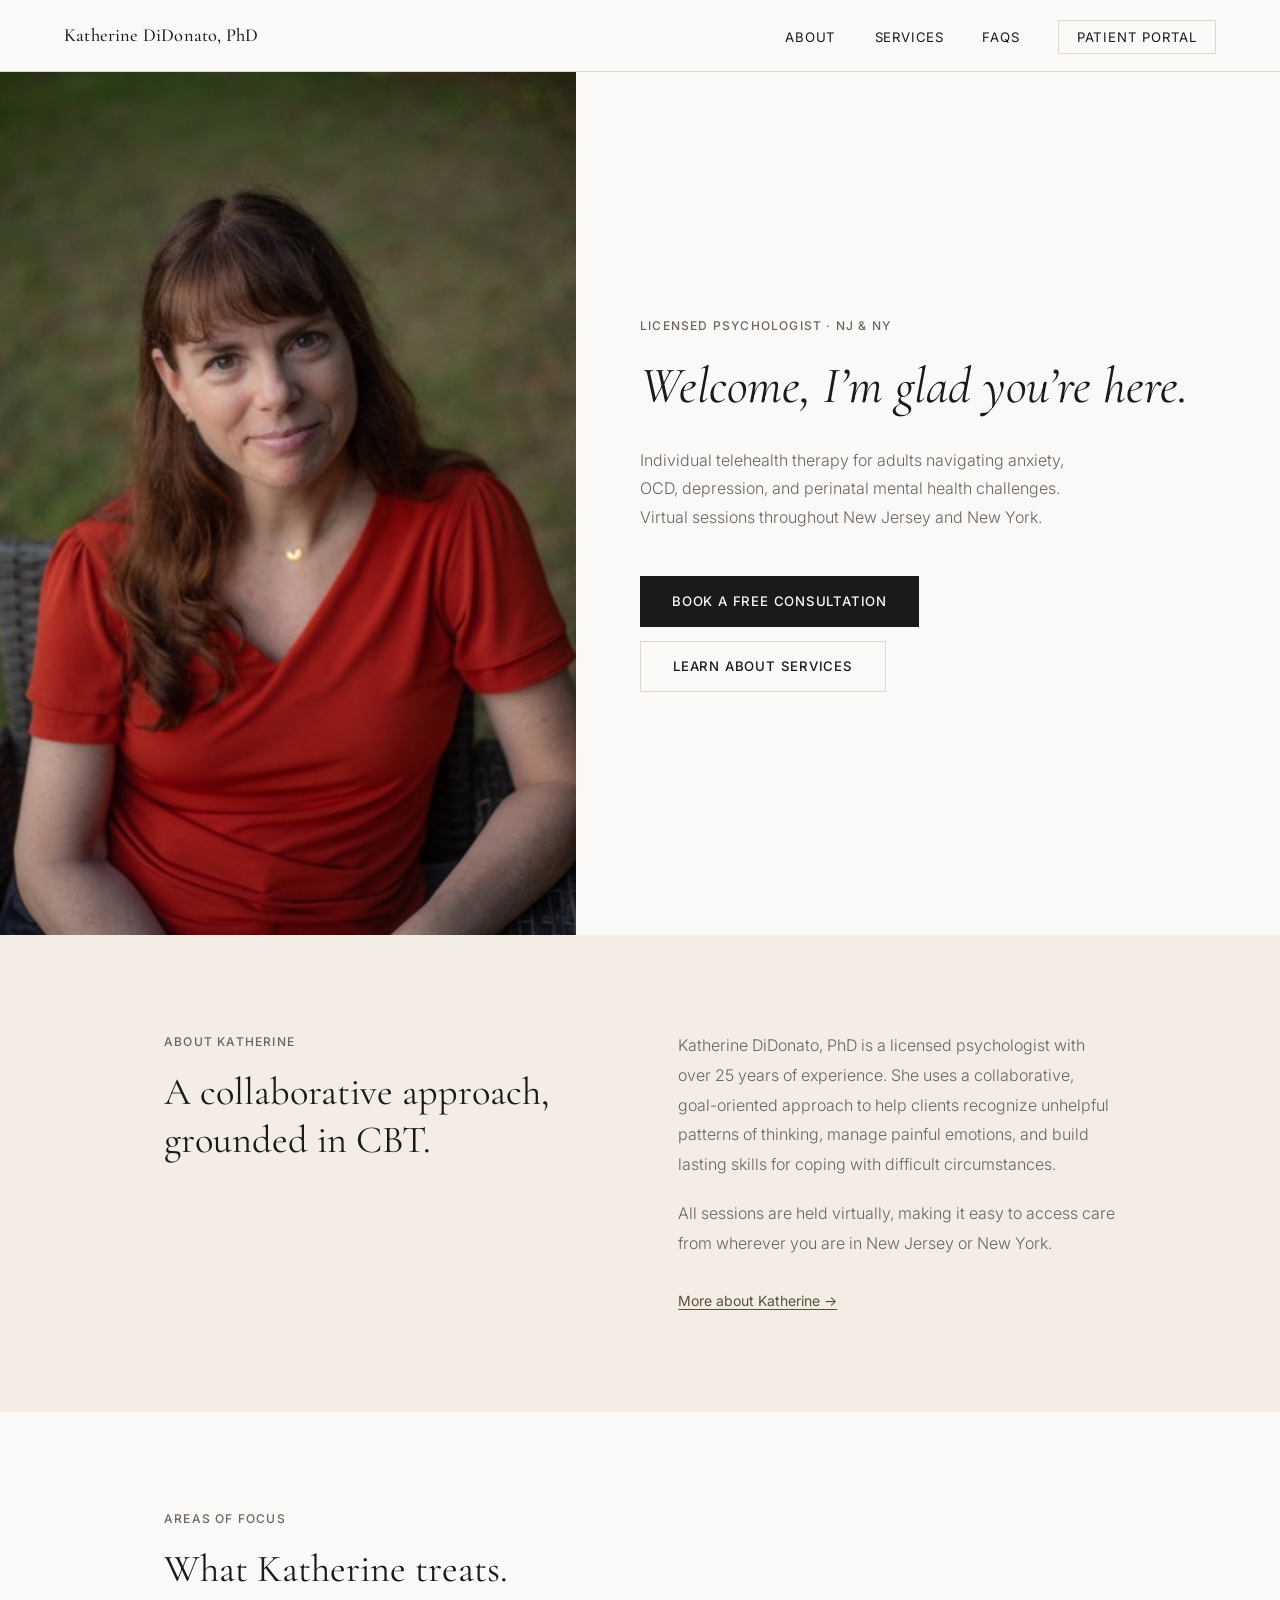
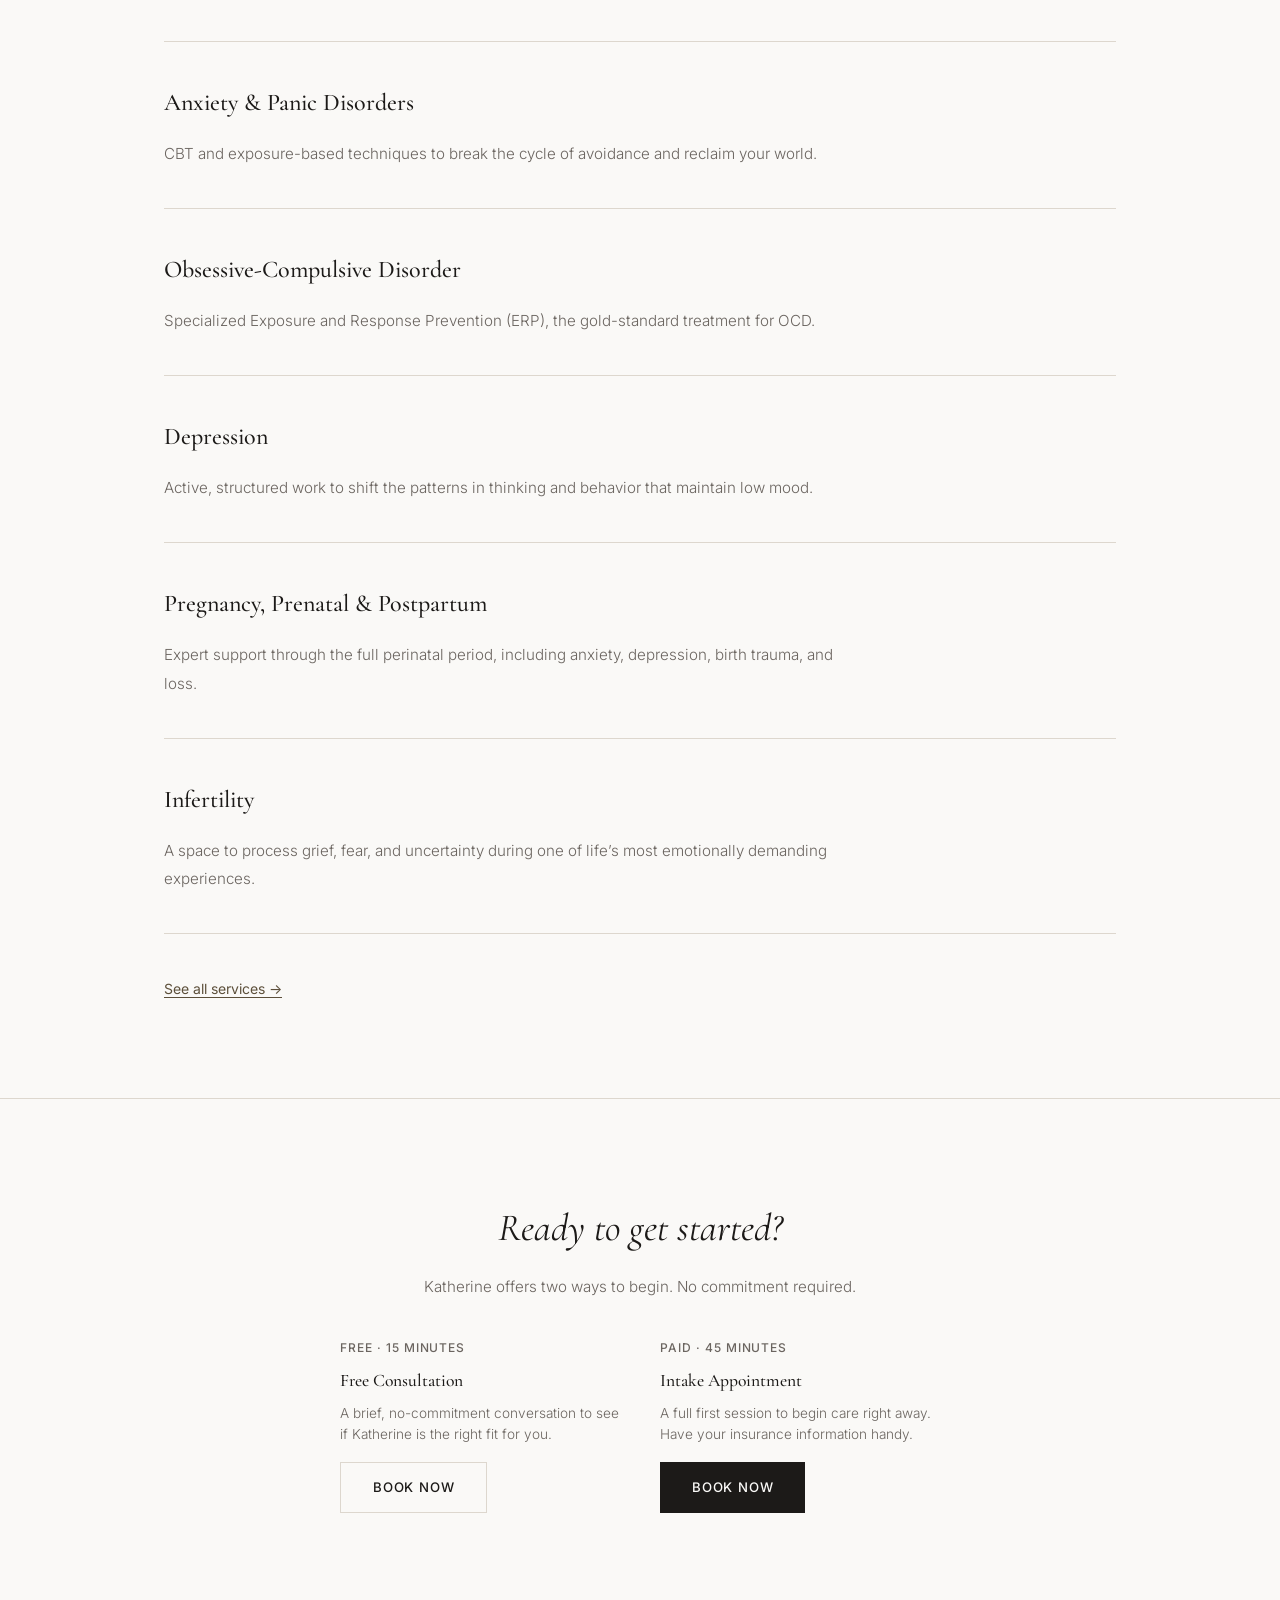
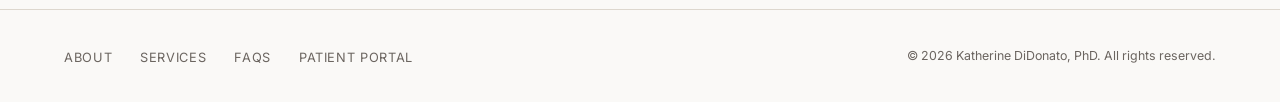
<file: index.html>
<!-- index.html Copyright (c) 2026:a@cov.in. All Rights Reserved. Do Not Distribute. -->
<!DOCTYPE html>
<html lang="en">
<head>
  <meta charset="UTF-8">
  <meta name="viewport" content="width=device-width, initial-scale=1.0">
  <meta name="description" content="Katherine DiDonato, PhD — Licensed psychologist offering virtual therapy for anxiety, OCD, depression, and perinatal mental health in New Jersey and New York.">
  <title>Katherine DiDonato, PhD | Licensed Psychologist in NJ &amp; NY</title>
  <link rel="stylesheet" href="css/style.css">
</head>
<body>

  <!-- Nav -->
  <nav class="nav">
    <a class="nav__name" href="index.html">Katherine DiDonato, PhD</a>
    <ul class="nav__links">
      <li><a href="about.html">About</a></li>
      <li><a href="services.html">Services</a></li>
      <li><a href="faqs.html">FAQs</a></li>
      <li class="nav__portal"><a href="#" data-href="booking">Patient Portal</a></li>
    </ul>
  </nav>

  <div class="page">

    <!-- Hero -->
    <section class="hero">
      <div class="hero__photo">
        <img src="assets/kd_portrait.jpg" alt="Katherine DiDonato, PhD">
      </div>
      <div class="hero__text">
        <p class="hero__eyebrow">Licensed Psychologist &middot; NJ &amp; NY</p>
        <h1 class="hero__headline">Welcome, I&rsquo;m glad you&rsquo;re here.</h1>
        <p class="hero__sub">Individual telehealth therapy for adults navigating anxiety, OCD, depression, and perinatal mental health challenges. Virtual sessions throughout New Jersey and New York.</p>
        <div class="hero__ctas">
          <a class="btn btn--primary" href="#" data-href="booking">Book a free consultation</a>
          <a class="btn btn--ghost" href="services.html">Learn about services</a>
        </div>
      </div>
    </section>

    <!-- Intro strip -->
    <section class="section--alt">
      <div class="section__inner">
        <div class="two-col">
          <div>
            <p class="section__label">About Katherine</p>
            <h2 class="section__heading">A collaborative approach, grounded in CBT.</h2>
          </div>
          <div class="section__body">
            <p>Katherine DiDonato, PhD is a licensed psychologist with over 25 years of experience. She uses a collaborative, goal-oriented approach to help clients recognize unhelpful patterns of thinking, manage painful emotions, and build lasting skills for coping with difficult circumstances.</p>
            <p>All sessions are held virtually, making it easy to access care from wherever you are in New Jersey or New York.</p>
            <p style="margin-top:28px"><a class="text-link" href="about.html">More about Katherine &rarr;</a></p>
          </div>
        </div>
      </div>
    </section>

    <!-- Services preview -->
    <section class="section">
      <p class="section__label">Areas of focus</p>
      <h2 class="section__heading">What Katherine treats.</h2>
      <div class="services-list" style="margin-top:48px">
        <div class="service-item">
          <div class="service-item__title">Anxiety &amp; Panic Disorders</div>
          <div class="service-item__body">CBT and exposure-based techniques to break the cycle of avoidance and reclaim your world.</div>
        </div>
        <div class="service-item">
          <div class="service-item__title">Obsessive-Compulsive Disorder</div>
          <div class="service-item__body">Specialized Exposure and Response Prevention (ERP), the gold-standard treatment for OCD.</div>
        </div>
        <div class="service-item">
          <div class="service-item__title">Depression</div>
          <div class="service-item__body">Active, structured work to shift the patterns in thinking and behavior that maintain low mood.</div>
        </div>
        <div class="service-item">
          <div class="service-item__title">Pregnancy, Prenatal &amp; Postpartum</div>
          <div class="service-item__body">Expert support through the full perinatal period, including anxiety, depression, birth trauma, and loss.</div>
        </div>
        <div class="service-item">
          <div class="service-item__title">Infertility</div>
          <div class="service-item__body">A space to process grief, fear, and uncertainty during one of life&rsquo;s most emotionally demanding experiences.</div>
        </div>
      </div>
      <p style="margin-top:40px"><a class="text-link" href="services.html">See all services &rarr;</a></p>
    </section>

    <!-- CTA band -->
    <div class="cta-band">
      <h2 class="cta-band__heading">Ready to get started?</h2>
      <p class="cta-band__sub">Katherine offers two ways to begin. No commitment required.</p>
      <div class="cta-band__options">
        <div class="booking-option">
          <p class="booking-option__label">Free &middot; 15 minutes</p>
          <p class="booking-option__title">Free Consultation</p>
          <p class="booking-option__desc">A brief, no-commitment conversation to see if Katherine is the right fit for you.</p>
          <a class="btn btn--ghost" href="#" data-href="booking">Book now</a>
        </div>
        <div class="booking-option">
          <p class="booking-option__label">Paid &middot; 45 minutes</p>
          <p class="booking-option__title">Intake Appointment</p>
          <p class="booking-option__desc">A full first session to begin care right away. Have your insurance information handy.</p>
          <a class="btn btn--primary" href="#" data-href="booking">Book now</a>
        </div>
      </div>
    </div>

    <!-- Footer -->
    <footer class="footer">
      <ul class="footer__links">
        <li><a href="about.html">About</a></li>
        <li><a href="services.html">Services</a></li>
        <li><a href="faqs.html">FAQs</a></li>
        <li><a href="#" data-href="booking">Patient Portal</a></li>
      </ul>
      <p class="footer__copy">&copy; 2026 Katherine DiDonato, PhD. All rights reserved.</p>
    </footer>

  </div>
  <script src="js/config.js"></script>
</body>
</html>
</file>
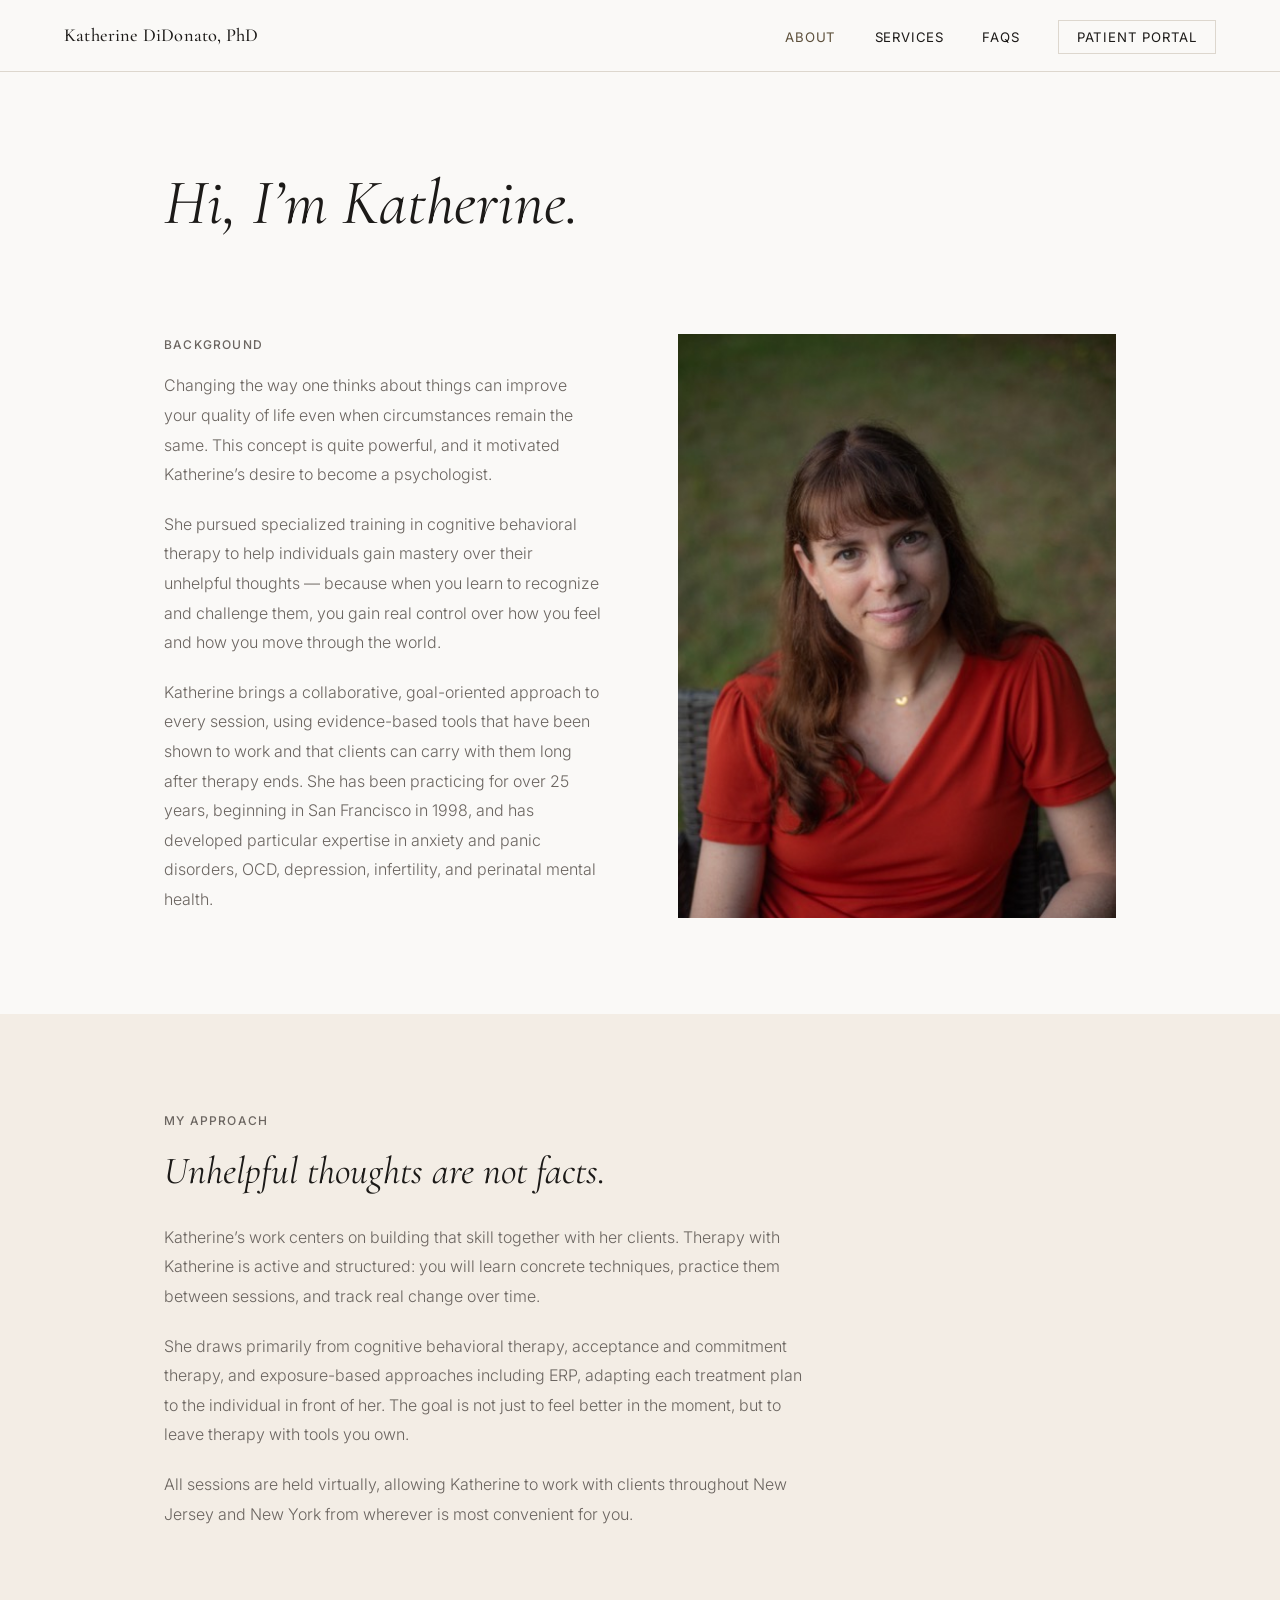
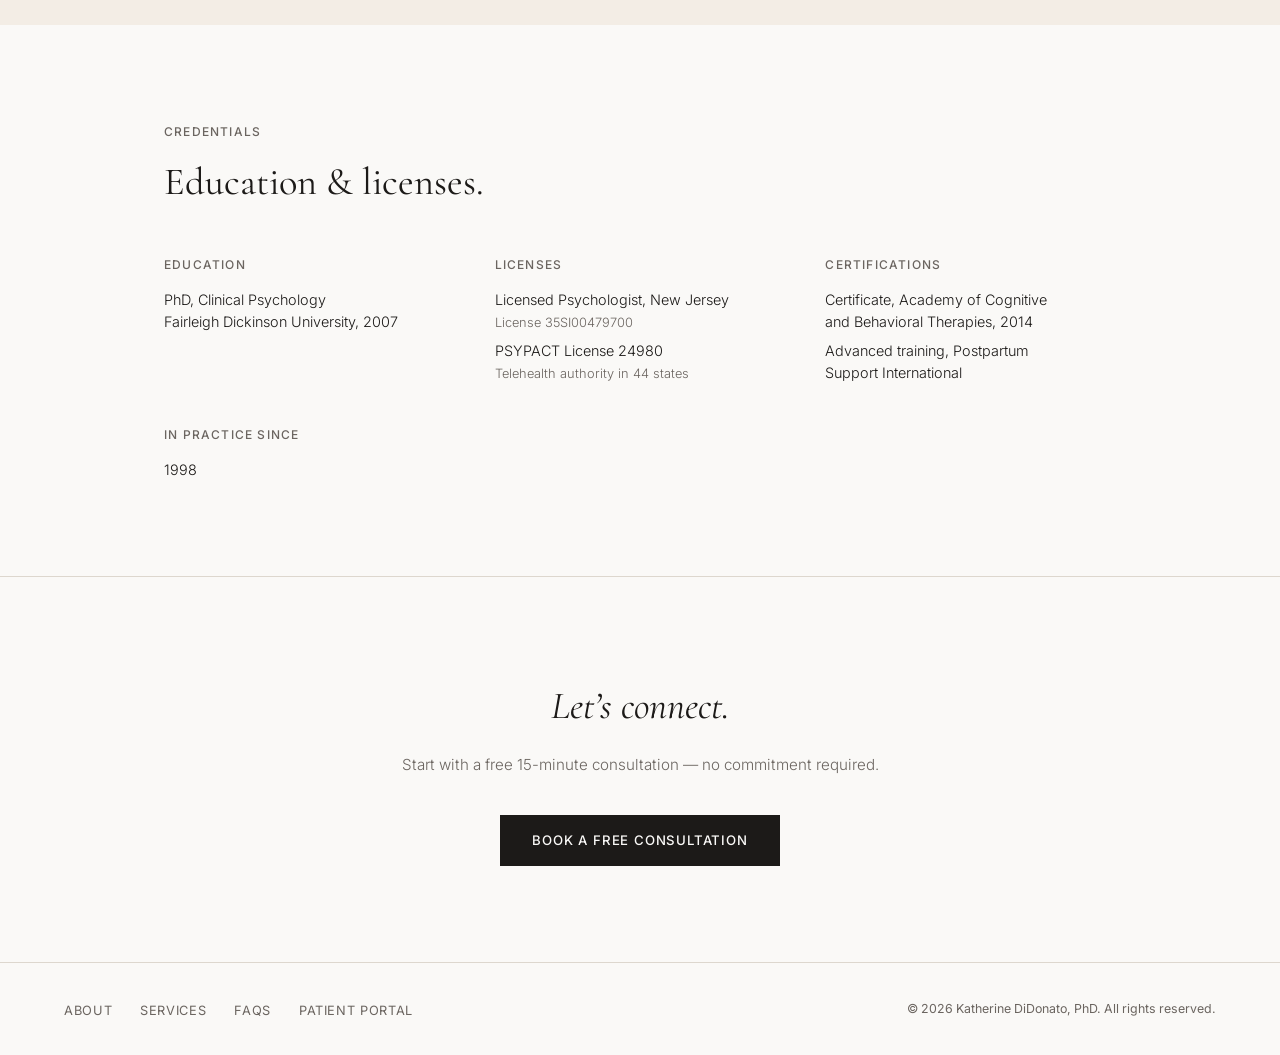
<file: about.html>
<!-- about.html Copyright (c) 2026:a@cov.in. All Rights Reserved. Do Not Distribute. -->
<!DOCTYPE html>
<html lang="en">
<head>
  <meta charset="UTF-8">
  <meta name="viewport" content="width=device-width, initial-scale=1.0">
  <meta name="description" content="About Katherine DiDonato, PhD — Licensed psychologist with 25+ years of experience in CBT, OCD, anxiety, depression, and perinatal mental health. Virtual therapy in NJ and NY.">
  <title>About | Katherine DiDonato, PhD</title>
  <link rel="stylesheet" href="css/style.css">
</head>
<body>

  <!-- Nav -->
  <nav class="nav">
    <a class="nav__name" href="index.html">Katherine DiDonato, PhD</a>
    <ul class="nav__links">
      <li><a href="about.html" class="active">About</a></li>
      <li><a href="services.html">Services</a></li>
      <li><a href="faqs.html">FAQs</a></li>
      <li class="nav__portal"><a href="#" data-href="booking">Patient Portal</a></li>
    </ul>
  </nav>

  <div class="page">

    <!-- Page intro -->
    <div class="about-intro">
      <h1 class="about-intro__name">Hi, I&rsquo;m Katherine.</h1>
    </div>

    <!-- Photo + bio -->
    <section class="section" style="padding-top: 48px;">
      <div class="two-col two-col--photo-right">
        <div class="col--text">
          <p class="section__label">Background</p>
          <div class="section__body">
            <p>Changing the way one thinks about things can improve your quality of life even when circumstances remain the same. This concept is quite powerful, and it motivated Katherine&rsquo;s desire to become a psychologist.</p>
            <p>She pursued specialized training in cognitive behavioral therapy to help individuals gain mastery over their unhelpful thoughts &mdash; because when you learn to recognize and challenge them, you gain real control over how you feel and how you move through the world.</p>
            <p>Katherine brings a collaborative, goal-oriented approach to every session, using evidence-based tools that have been shown to work and that clients can carry with them long after therapy ends. She has been practicing for over 25 years, beginning in San Francisco in 1998, and has developed particular expertise in anxiety and panic disorders, OCD, depression, infertility, and perinatal mental health.</p>
          </div>
        </div>
        <div class="col--photo">
          <img src="assets/kd_portrait.jpg" alt="Katherine DiDonato, PhD">
        </div>
      </div>
    </section>

    <!-- Approach -->
    <section class="section--alt">
      <div class="section__inner">
        <p class="section__label">My approach</p>
        <h2 class="section__heading section__heading--italic">Unhelpful thoughts are not facts.</h2>
        <div class="section__body">
          <p>Katherine&rsquo;s work centers on building that skill together with her clients. Therapy with Katherine is active and structured: you will learn concrete techniques, practice them between sessions, and track real change over time.</p>
          <p>She draws primarily from cognitive behavioral therapy, acceptance and commitment therapy, and exposure-based approaches including ERP, adapting each treatment plan to the individual in front of her. The goal is not just to feel better in the moment, but to leave therapy with tools you own.</p>
          <p>All sessions are held virtually, allowing Katherine to work with clients throughout New Jersey and New York from wherever is most convenient for you.</p>
        </div>
      </div>
    </section>

    <!-- Credentials -->
    <section class="section">
      <p class="section__label">Credentials</p>
      <h2 class="section__heading">Education &amp; licenses.</h2>
      <div class="credentials">
        <div class="credential-group">
          <h3>Education</h3>
          <ul>
            <li>PhD, Clinical Psychology<br>Fairleigh Dickinson University, 2007</li>
          </ul>
        </div>
        <div class="credential-group">
          <h3>Licenses</h3>
          <ul>
            <li>Licensed Psychologist, New Jersey<br><span style="color:var(--text-muted);font-size:0.8rem">License 35SI00479700</span></li>
            <li>PSYPACT License 24980<br><span style="color:var(--text-muted);font-size:0.8rem">Telehealth authority in 44 states</span></li>
          </ul>
        </div>
        <div class="credential-group">
          <h3>Certifications</h3>
          <ul>
            <li>Certificate, Academy of Cognitive<br>and Behavioral Therapies, 2014</li>
            <li>Advanced training, Postpartum<br>Support International</li>
          </ul>
        </div>
        <div class="credential-group">
          <h3>In Practice Since</h3>
          <ul>
            <li>1998</li>
          </ul>
        </div>
      </div>
    </section>

    <!-- CTA -->
    <div class="cta-band">
      <h2 class="cta-band__heading">Let&rsquo;s connect.</h2>
      <p class="cta-band__sub">Start with a free 15-minute consultation &mdash; no commitment required.</p>
      <a class="btn btn--primary" href="#" data-href="booking">Book a free consultation</a>
    </div>

    <!-- Footer -->
    <footer class="footer">
      <ul class="footer__links">
        <li><a href="about.html">About</a></li>
        <li><a href="services.html">Services</a></li>
        <li><a href="faqs.html">FAQs</a></li>
        <li><a href="#" data-href="booking">Patient Portal</a></li>
      </ul>
      <p class="footer__copy">&copy; 2026 Katherine DiDonato, PhD. All rights reserved.</p>
    </footer>

  </div>
  <script src="js/config.js"></script>
</body>
</html>
</file>
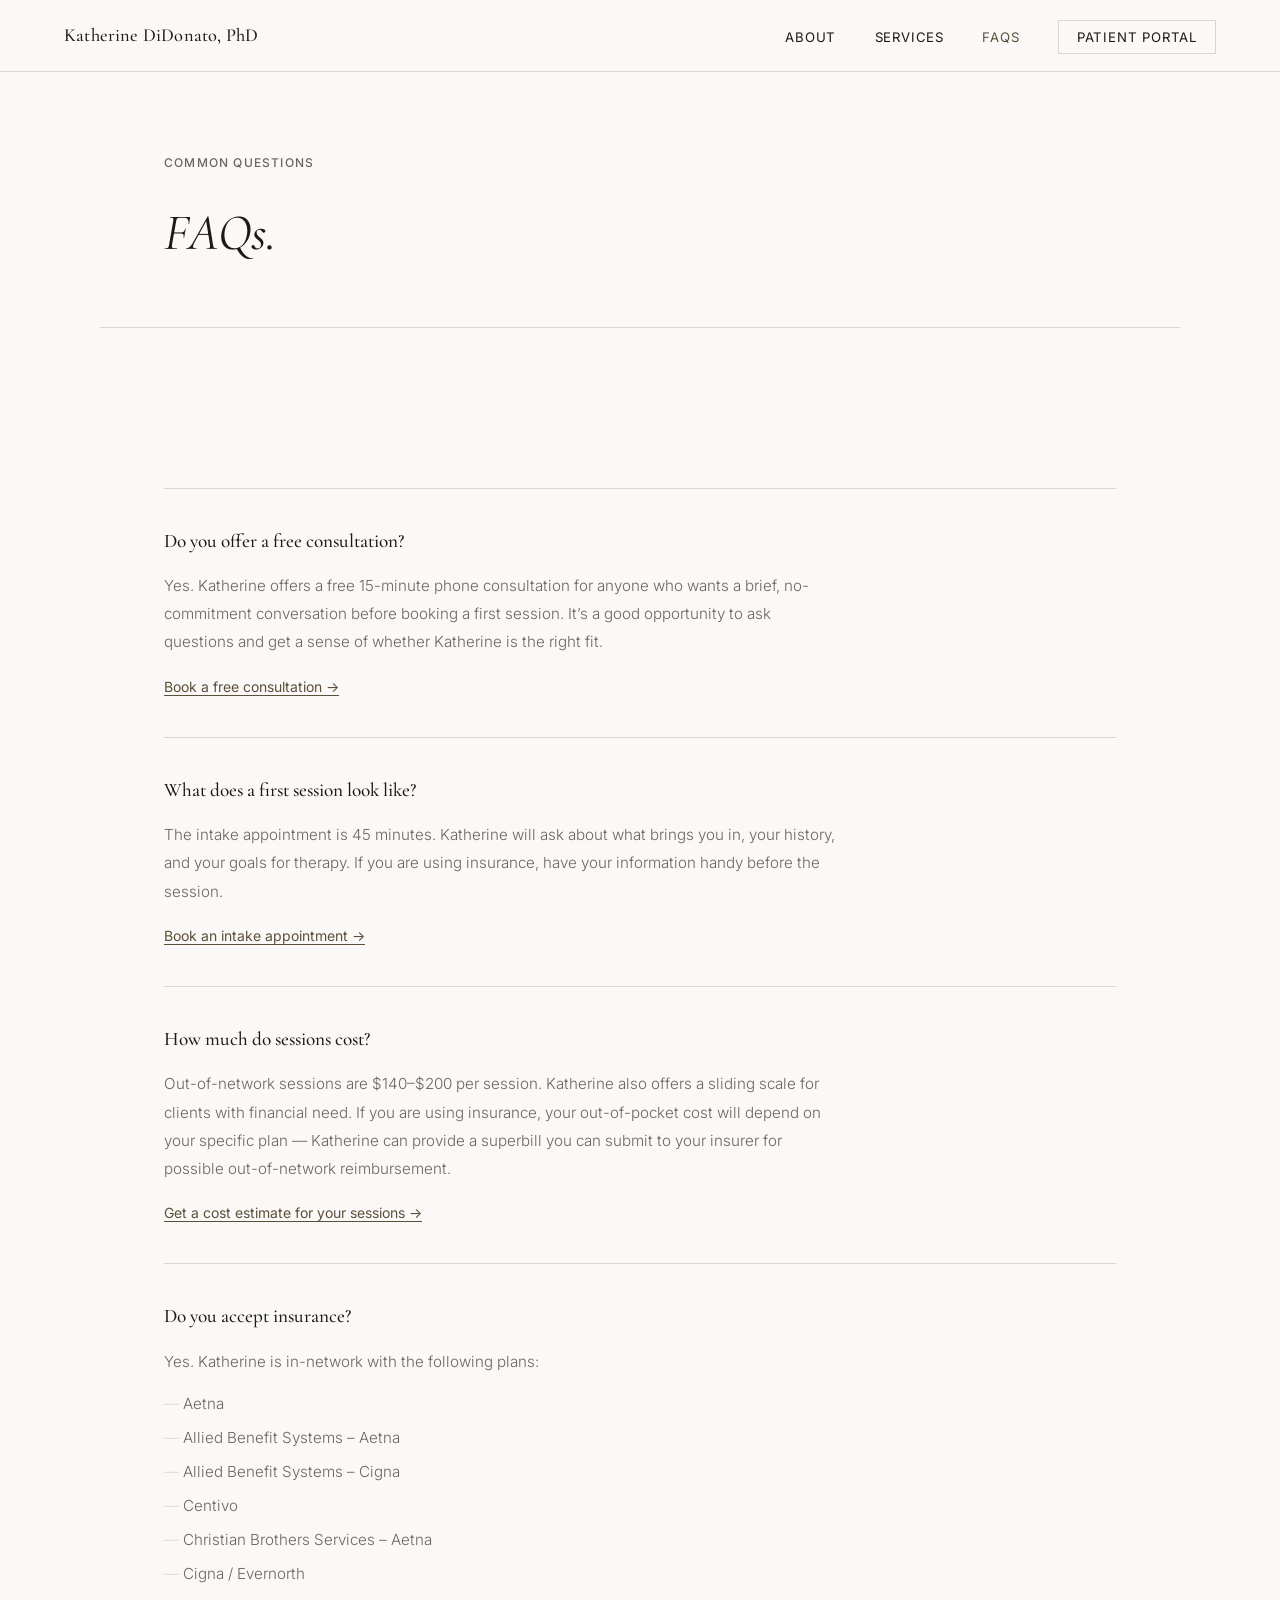
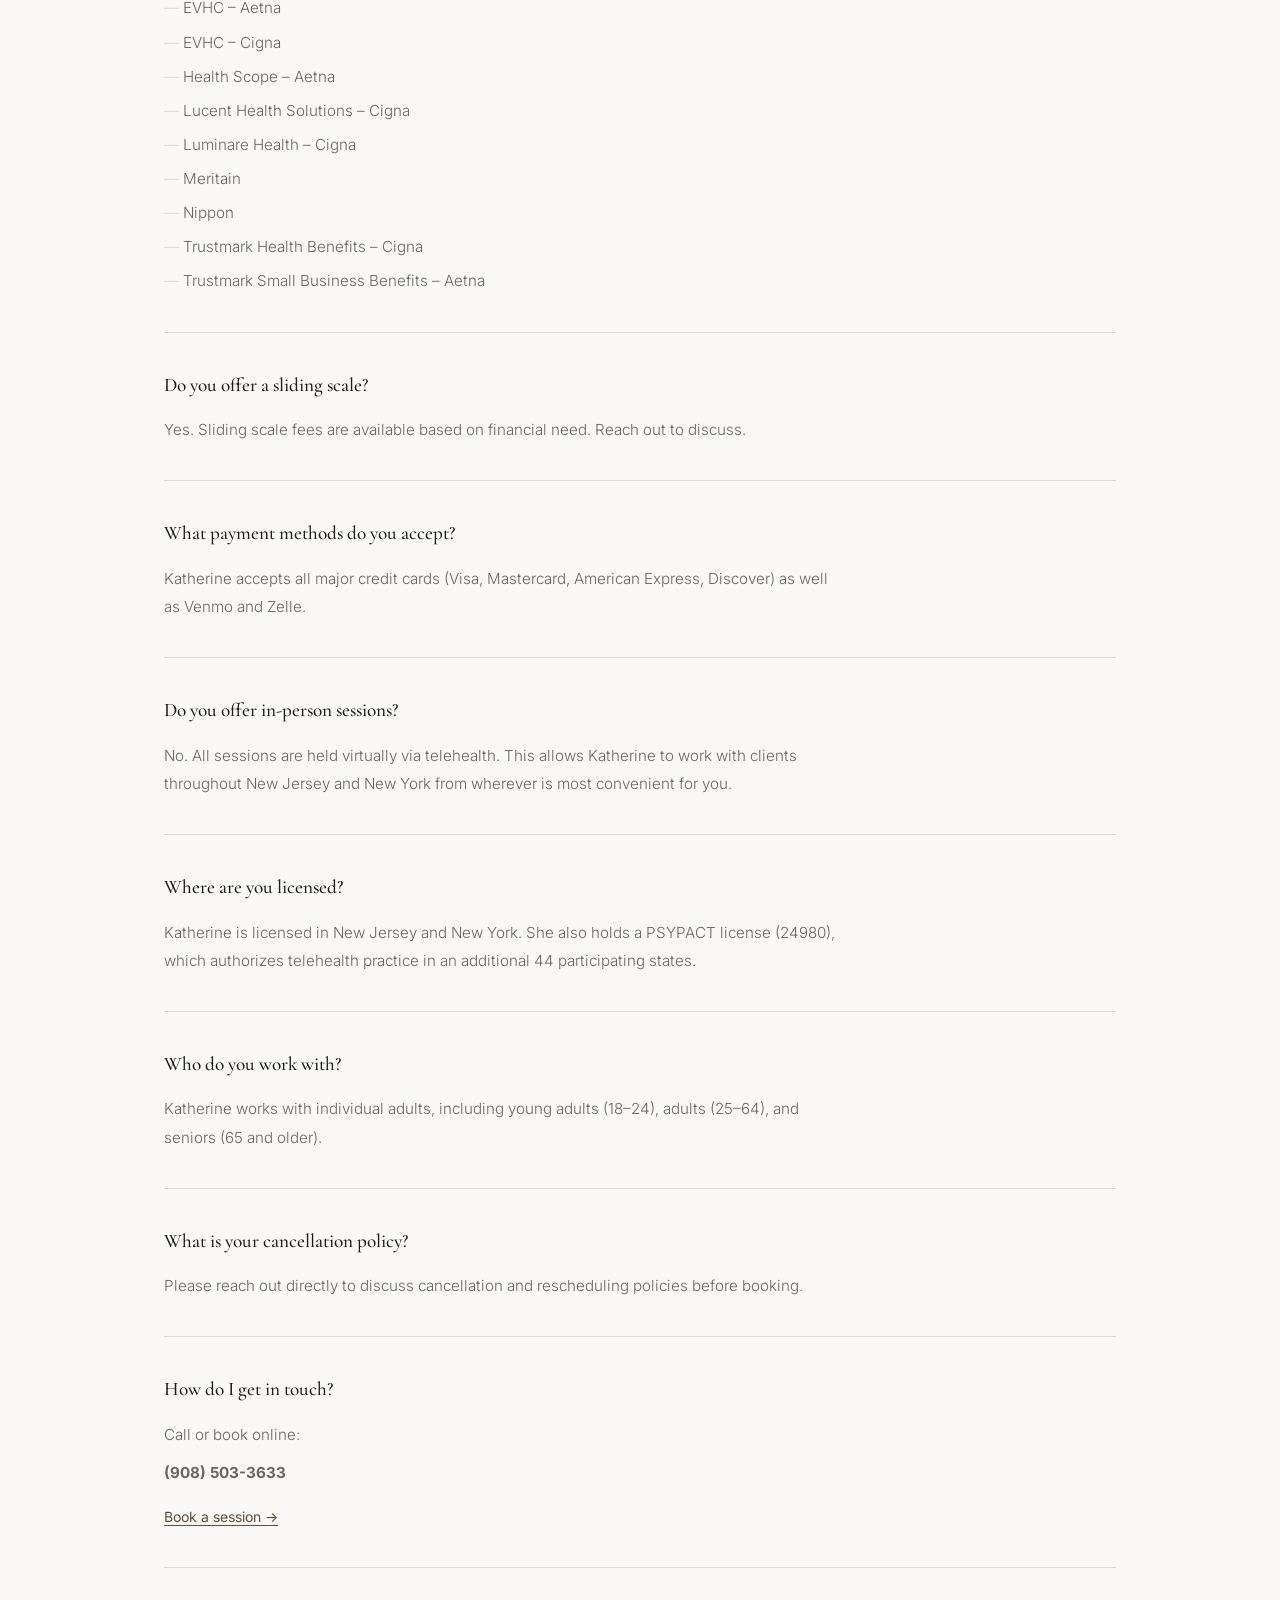
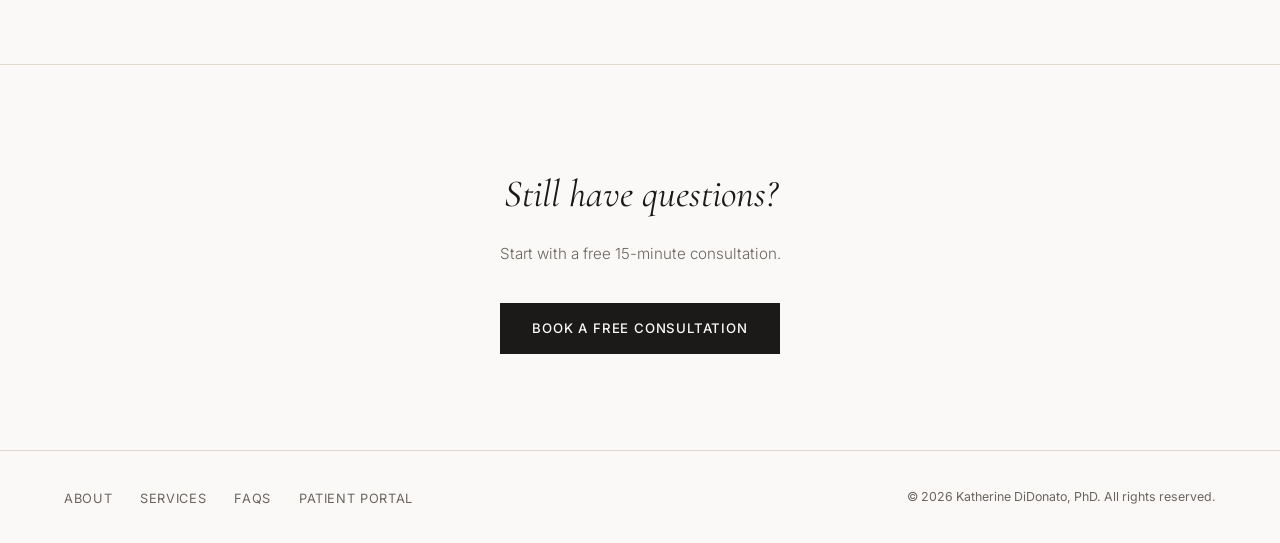
<file: faqs.html>
<!-- faqs.html Copyright (c) 2026:a@cov.in. All Rights Reserved. Do Not Distribute. -->
<!DOCTYPE html>
<html lang="en">
<head>
  <meta charset="UTF-8">
  <meta name="viewport" content="width=device-width, initial-scale=1.0">
  <meta name="description" content="Frequently asked questions about Katherine DiDonato, PhD — insurance, fees, session format, and how to get started.">
  <title>FAQs | Katherine DiDonato, PhD</title>
  <link rel="stylesheet" href="css/style.css">
</head>
<body>

  <!-- Nav -->
  <nav class="nav">
    <a class="nav__name" href="index.html">Katherine DiDonato, PhD</a>
    <ul class="nav__links">
      <li><a href="about.html">About</a></li>
      <li><a href="services.html">Services</a></li>
      <li><a href="faqs.html" class="active">FAQs</a></li>
      <li class="nav__portal"><a href="#" data-href="booking">Patient Portal</a></li>
    </ul>
  </nav>

  <div class="page">

    <!-- Page hero -->
    <div class="page-hero">
      <p class="section__label">Common questions</p>
      <h1 class="page-hero__title">FAQs.</h1>
    </div>

    <!-- FAQ list -->
    <section class="section">
      <div class="faq-list">

        <div class="faq-item">
          <p class="faq-item__q">Do you offer a free consultation?</p>
          <div class="faq-item__a">
            <p>Yes. Katherine offers a free 15-minute phone consultation for anyone who wants a brief, no-commitment conversation before booking a first session. It&rsquo;s a good opportunity to ask questions and get a sense of whether Katherine is the right fit.</p>
            <p style="margin-top:16px"><a class="text-link" href="#" data-href="booking">Book a free consultation &rarr;</a></p>
          </div>
        </div>

        <div class="faq-item">
          <p class="faq-item__q">What does a first session look like?</p>
          <div class="faq-item__a">
            <p>The intake appointment is 45 minutes. Katherine will ask about what brings you in, your history, and your goals for therapy. If you are using insurance, have your information handy before the session.</p>
            <p style="margin-top:16px"><a class="text-link" href="#" data-href="booking">Book an intake appointment &rarr;</a></p>
          </div>
        </div>

        <div class="faq-item">
          <p class="faq-item__q">How much do sessions cost?</p>
          <div class="faq-item__a">
            <p>Out-of-network sessions are $140&ndash;$200 per session. Katherine also offers a sliding scale for clients with financial need. If you are using insurance, your out-of-pocket cost will depend on your specific plan &mdash; Katherine can provide a superbill you can submit to your insurer for possible out-of-network reimbursement.</p>
            <p style="margin-top:16px"><a class="text-link" href="#" data-href="insurance">Get a cost estimate for your sessions &rarr;</a></p>
          </div>
        </div>

        <div class="faq-item">
          <p class="faq-item__q">Do you accept insurance?</p>
          <div class="faq-item__a">
            <p>Yes. Katherine is in-network with the following plans:</p>
            <ul>
              <li>Aetna</li>
              <li>Allied Benefit Systems &ndash; Aetna</li>
              <li>Allied Benefit Systems &ndash; Cigna</li>
              <li>Centivo</li>
              <li>Christian Brothers Services &ndash; Aetna</li>
              <li>Cigna / Evernorth</li>
              <li>EVHC &ndash; Aetna</li>
              <li>EVHC &ndash; Cigna</li>
              <li>Health Scope &ndash; Aetna</li>
              <li>Lucent Health Solutions &ndash; Cigna</li>
              <li>Luminare Health &ndash; Cigna</li>
              <li>Meritain</li>
              <li>Nippon</li>
              <li>Trustmark Health Benefits &ndash; Cigna</li>
              <li>Trustmark Small Business Benefits &ndash; Aetna</li>
            </ul>
          </div>
        </div>

        <div class="faq-item">
          <p class="faq-item__q">Do you offer a sliding scale?</p>
          <div class="faq-item__a">
            <p>Yes. Sliding scale fees are available based on financial need. Reach out to discuss.</p>
          </div>
        </div>

        <div class="faq-item">
          <p class="faq-item__q">What payment methods do you accept?</p>
          <div class="faq-item__a">
            <p>Katherine accepts all major credit cards (Visa, Mastercard, American Express, Discover) as well as Venmo and Zelle.</p>
          </div>
        </div>

        <div class="faq-item">
          <p class="faq-item__q">Do you offer in-person sessions?</p>
          <div class="faq-item__a">
            <p>No. All sessions are held virtually via telehealth. This allows Katherine to work with clients throughout New Jersey and New York from wherever is most convenient for you.</p>
          </div>
        </div>

        <div class="faq-item">
          <p class="faq-item__q">Where are you licensed?</p>
          <div class="faq-item__a">
            <p>Katherine is licensed in New Jersey and New York. She also holds a PSYPACT license (24980), which authorizes telehealth practice in an additional 44 participating states.</p>
          </div>
        </div>

        <div class="faq-item">
          <p class="faq-item__q">Who do you work with?</p>
          <div class="faq-item__a">
            <p>Katherine works with individual adults, including young adults (18&ndash;24), adults (25&ndash;64), and seniors (65 and older).</p>
          </div>
        </div>

        <div class="faq-item">
          <p class="faq-item__q">What is your cancellation policy?</p>
          <div class="faq-item__a">
            <p>Please reach out directly to discuss cancellation and rescheduling policies before booking.</p>
          </div>
        </div>

        <div class="faq-item">
          <p class="faq-item__q">How do I get in touch?</p>
          <div class="faq-item__a">
            <p>Call or book online:</p>
            <p style="margin-top:10px"><strong>(908) 503-3633</strong></p>
            <p style="margin-top:16px"><a class="text-link" href="#" data-href="booking">Book a session &rarr;</a></p>
          </div>
        </div>

      </div>
    </section>

    <!-- CTA -->
    <div class="cta-band">
      <h2 class="cta-band__heading">Still have questions?</h2>
      <p class="cta-band__sub">Start with a free 15-minute consultation.</p>
      <a class="btn btn--primary" href="#" data-href="booking">Book a free consultation</a>
    </div>

    <!-- Footer -->
    <footer class="footer">
      <ul class="footer__links">
        <li><a href="about.html">About</a></li>
        <li><a href="services.html">Services</a></li>
        <li><a href="faqs.html">FAQs</a></li>
        <li><a href="#" data-href="booking">Patient Portal</a></li>
      </ul>
      <p class="footer__copy">&copy; 2026 Katherine DiDonato, PhD. All rights reserved.</p>
    </footer>

  </div>
  <script src="js/config.js"></script>
</body>
</html>
</file>
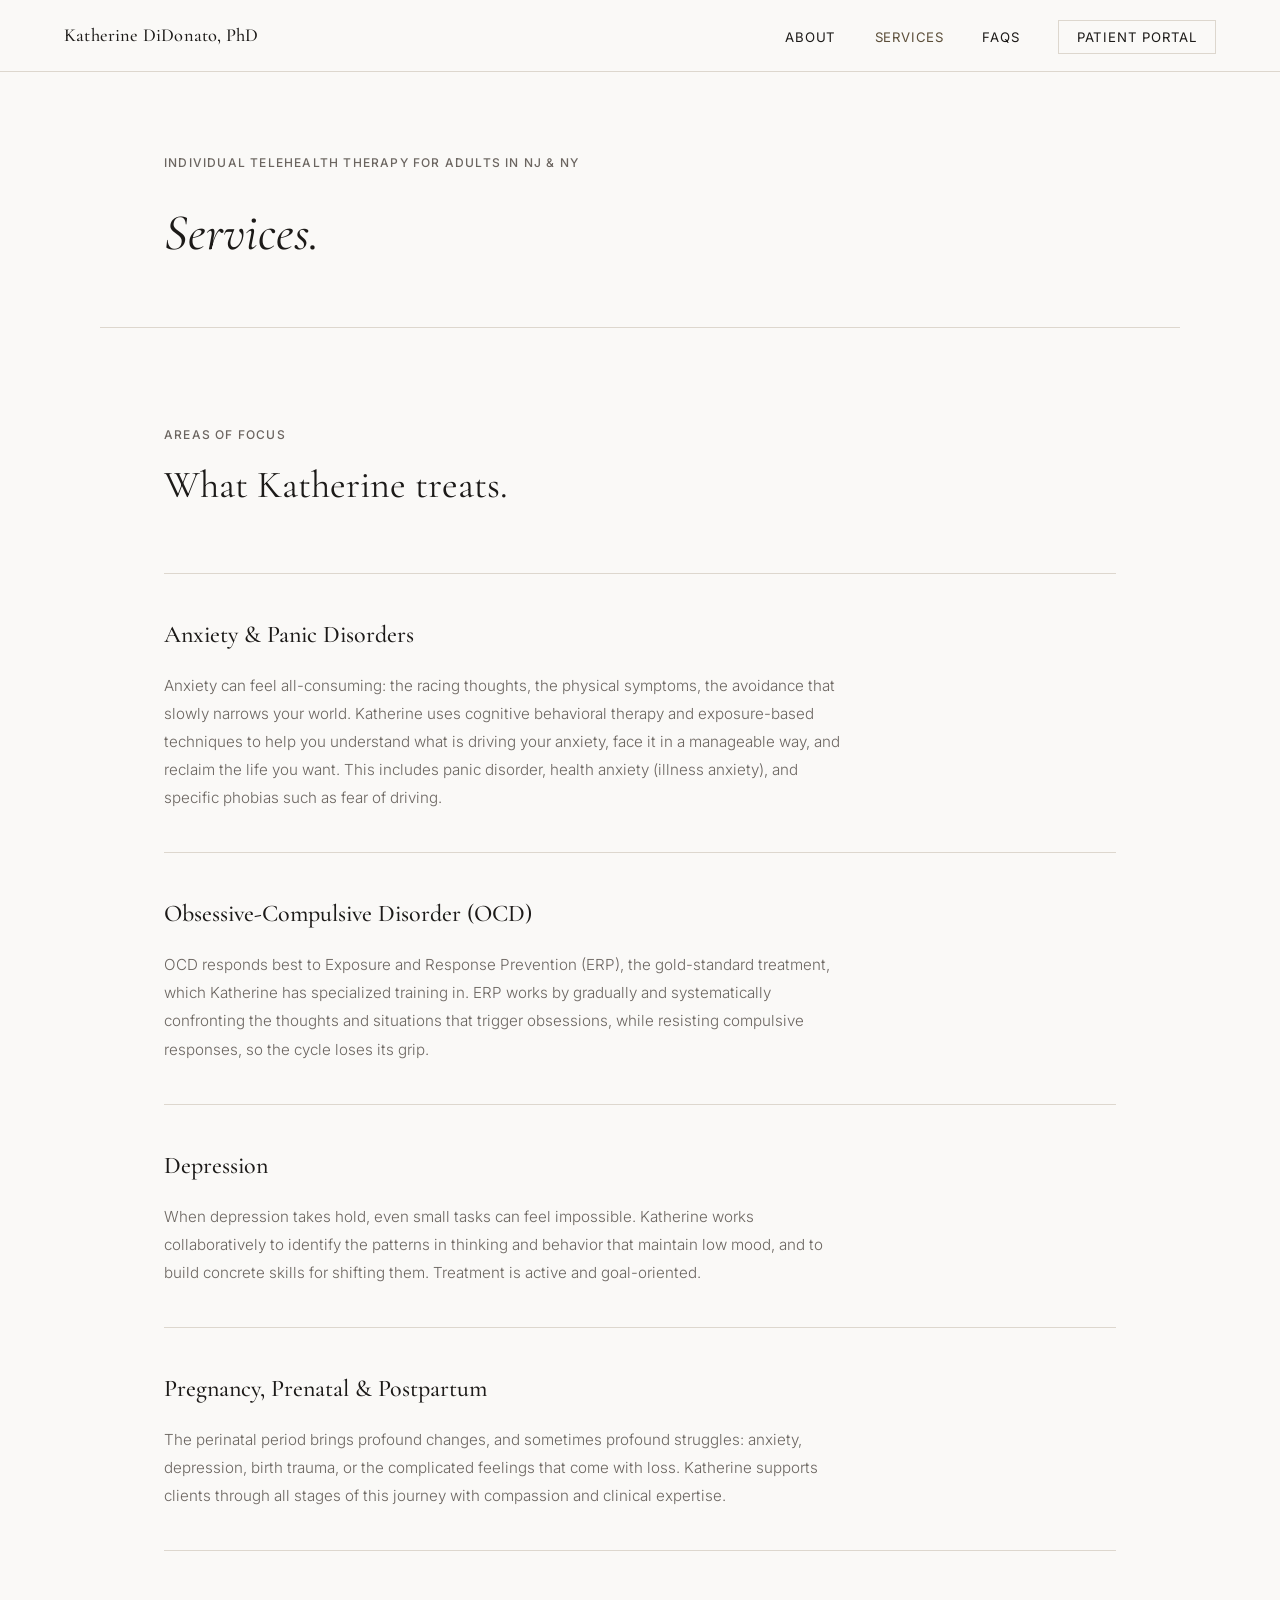
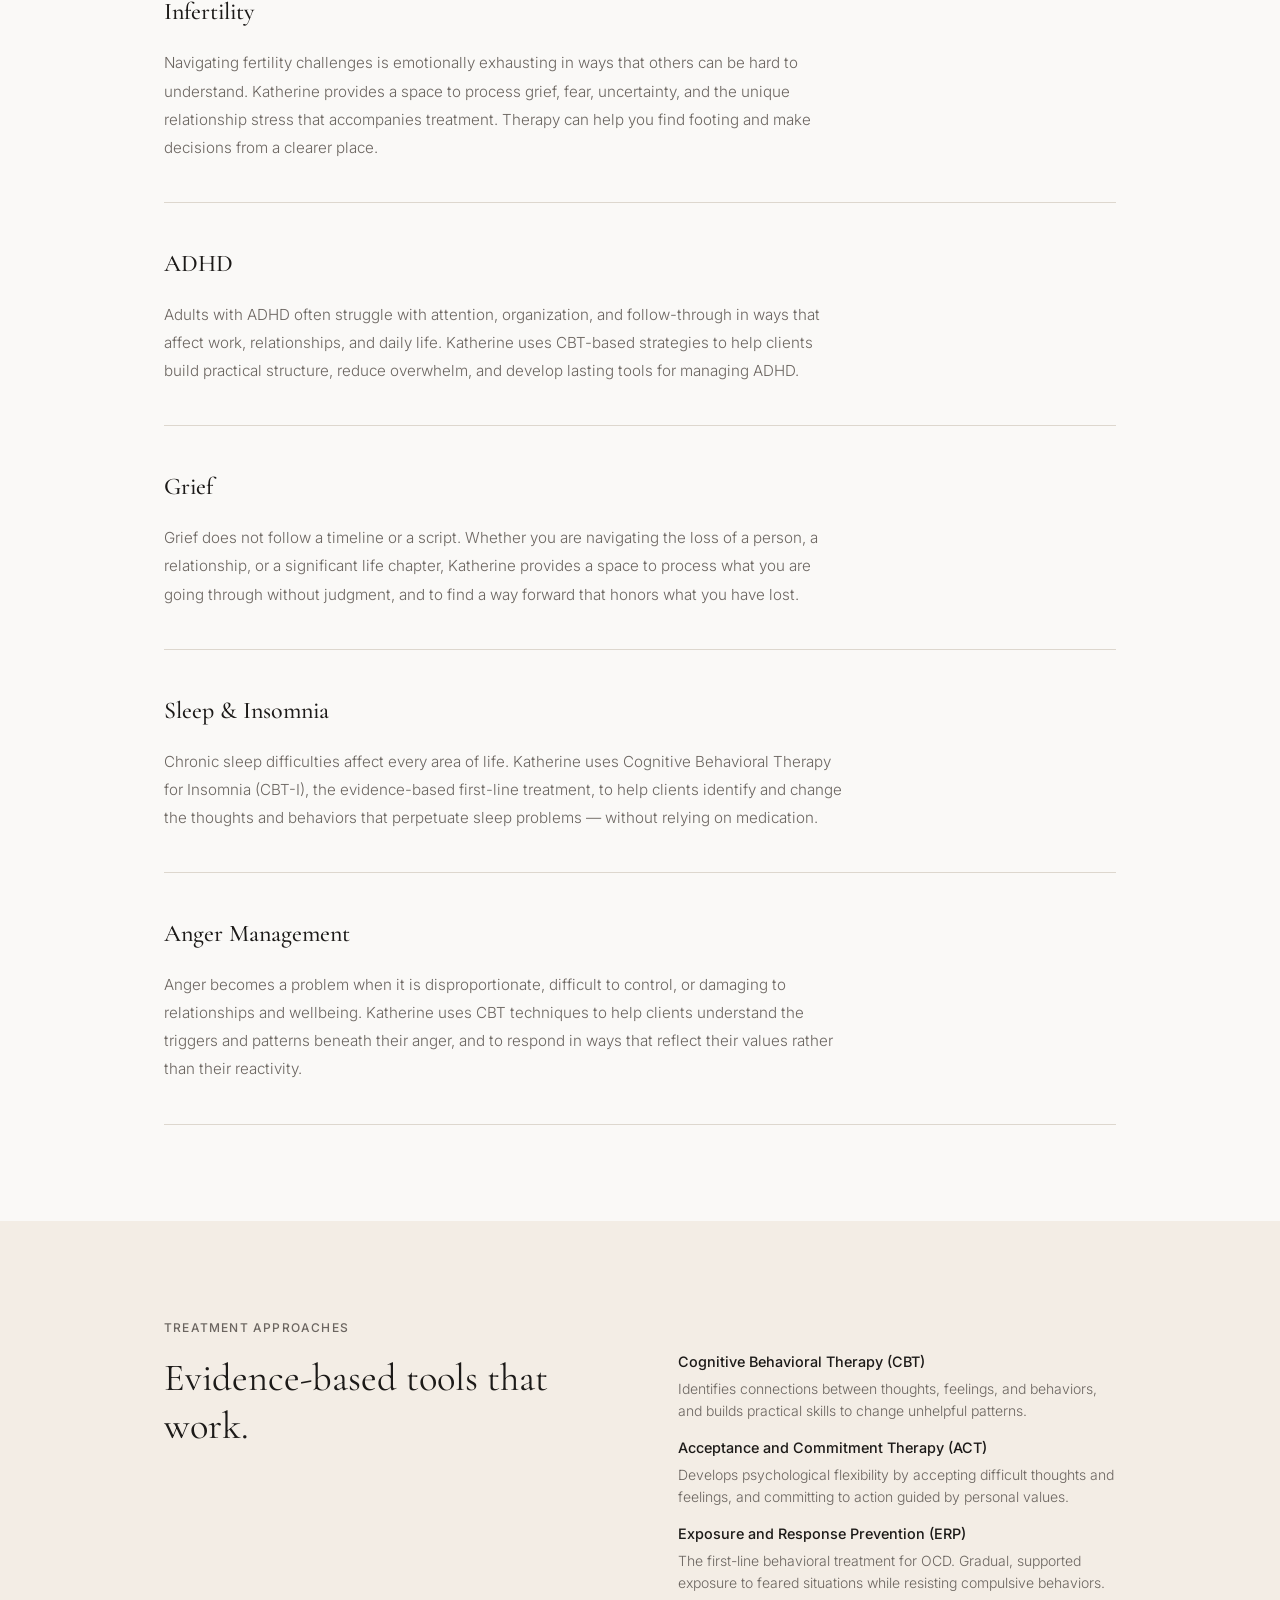
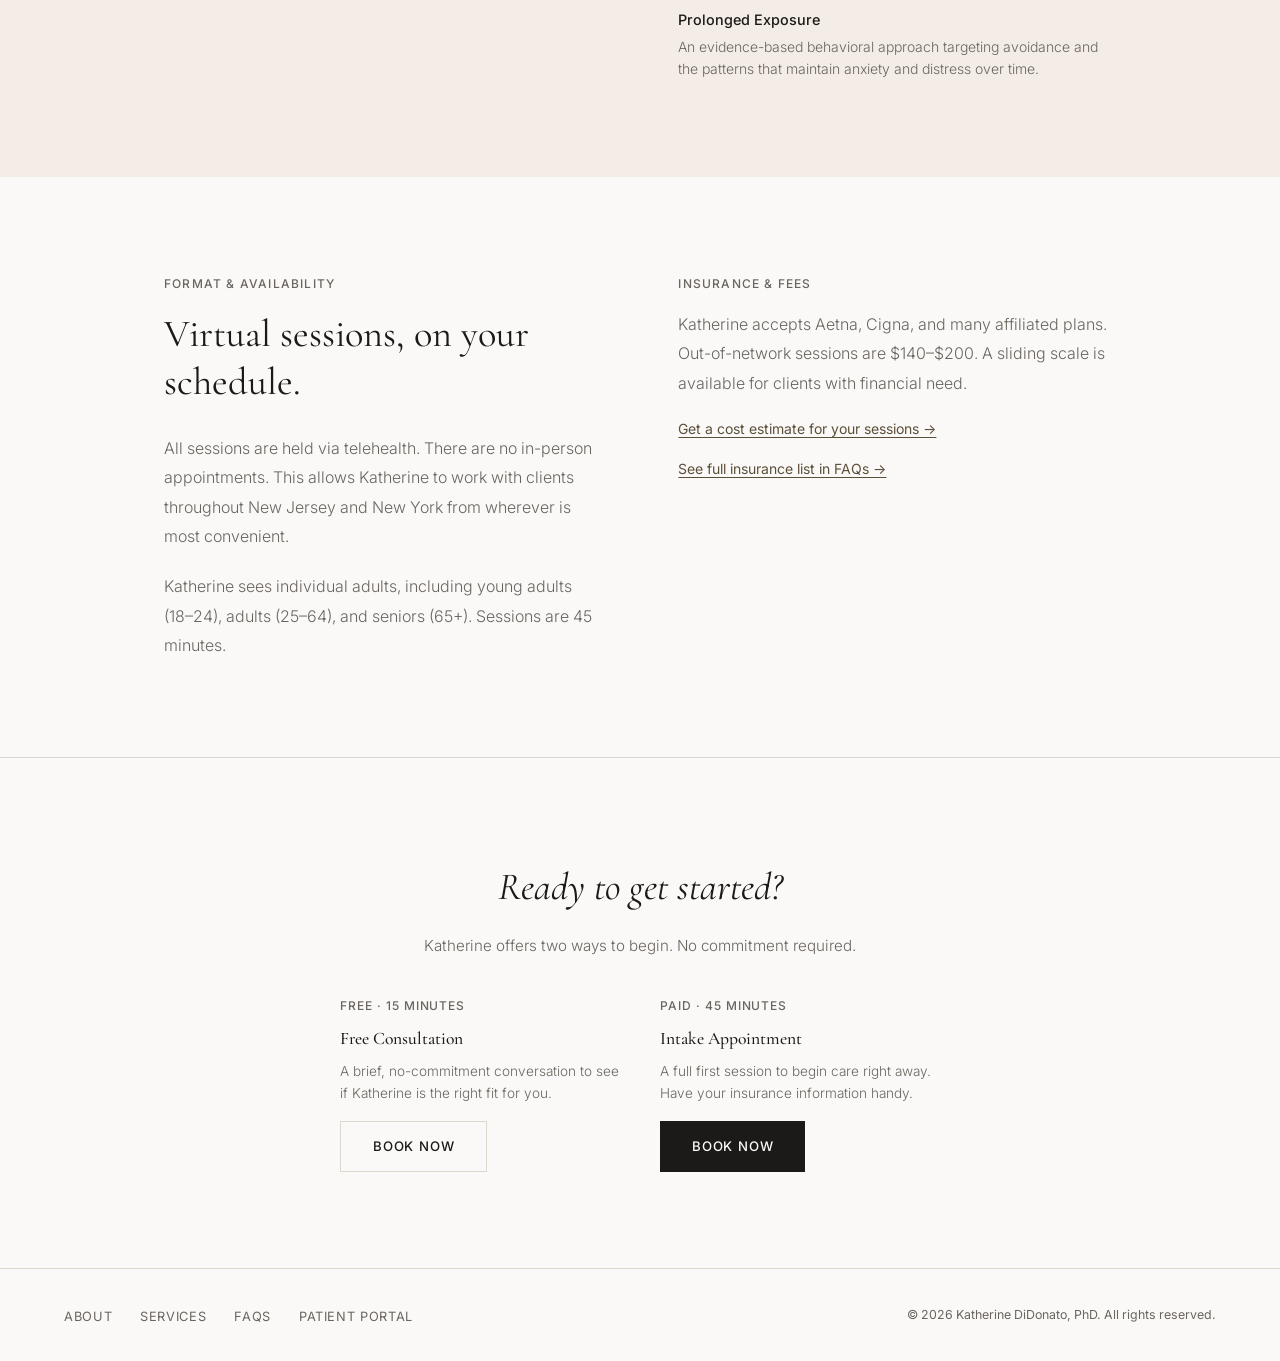
<file: services.html>
<!-- services.html Copyright (c) 2026:a@cov.in. All Rights Reserved. Do Not Distribute. -->
<!DOCTYPE html>
<html lang="en">
<head>
  <meta charset="UTF-8">
  <meta name="viewport" content="width=device-width, initial-scale=1.0">
  <meta name="description" content="Services offered by Katherine DiDonato, PhD — anxiety, OCD, depression, infertility, perinatal mental health. Virtual therapy for adults in NJ and NY.">
  <title>Services | Katherine DiDonato, PhD</title>
  <link rel="stylesheet" href="css/style.css">
</head>
<body>

  <!-- Nav -->
  <nav class="nav">
    <a class="nav__name" href="index.html">Katherine DiDonato, PhD</a>
    <ul class="nav__links">
      <li><a href="about.html">About</a></li>
      <li><a href="services.html" class="active">Services</a></li>
      <li><a href="faqs.html">FAQs</a></li>
      <li class="nav__portal"><a href="#" data-href="booking">Patient Portal</a></li>
    </ul>
  </nav>

  <div class="page">

    <!-- Page hero -->
    <div class="page-hero">
      <p class="section__label">Individual telehealth therapy for adults in NJ &amp; NY</p>
      <h1 class="page-hero__title">Services.</h1>
    </div>

    <!-- Specialties -->
    <section class="section">
      <p class="section__label">Areas of focus</p>
      <h2 class="section__heading">What Katherine treats.</h2>
      <div class="services-list">

        <div class="service-item">
          <div class="service-item__title">Anxiety &amp; Panic Disorders</div>
          <div class="service-item__body">Anxiety can feel all-consuming: the racing thoughts, the physical symptoms, the avoidance that slowly narrows your world. Katherine uses cognitive behavioral therapy and exposure-based techniques to help you understand what is driving your anxiety, face it in a manageable way, and reclaim the life you want. This includes panic disorder, health anxiety (illness anxiety), and specific phobias such as fear of driving.</div>
        </div>

        <div class="service-item">
          <div class="service-item__title">Obsessive-Compulsive Disorder (OCD)</div>
          <div class="service-item__body">OCD responds best to Exposure and Response Prevention (ERP), the gold-standard treatment, which Katherine has specialized training in. ERP works by gradually and systematically confronting the thoughts and situations that trigger obsessions, while resisting compulsive responses, so the cycle loses its grip.</div>
        </div>

        <div class="service-item">
          <div class="service-item__title">Depression</div>
          <div class="service-item__body">When depression takes hold, even small tasks can feel impossible. Katherine works collaboratively to identify the patterns in thinking and behavior that maintain low mood, and to build concrete skills for shifting them. Treatment is active and goal-oriented.</div>
        </div>

        <div class="service-item">
          <div class="service-item__title">Pregnancy, Prenatal &amp; Postpartum</div>
          <div class="service-item__body">The perinatal period brings profound changes, and sometimes profound struggles: anxiety, depression, birth trauma, or the complicated feelings that come with loss. Katherine supports clients through all stages of this journey with compassion and clinical expertise.</div>
        </div>

        <div class="service-item">
          <div class="service-item__title">Infertility</div>
          <div class="service-item__body">Navigating fertility challenges is emotionally exhausting in ways that others can be hard to understand. Katherine provides a space to process grief, fear, uncertainty, and the unique relationship stress that accompanies treatment. Therapy can help you find footing and make decisions from a clearer place.</div>
        </div>

        <div class="service-item">
          <div class="service-item__title">ADHD</div>
          <div class="service-item__body">Adults with ADHD often struggle with attention, organization, and follow-through in ways that affect work, relationships, and daily life. Katherine uses CBT-based strategies to help clients build practical structure, reduce overwhelm, and develop lasting tools for managing ADHD.</div>
        </div>

        <div class="service-item">
          <div class="service-item__title">Grief</div>
          <div class="service-item__body">Grief does not follow a timeline or a script. Whether you are navigating the loss of a person, a relationship, or a significant life chapter, Katherine provides a space to process what you are going through without judgment, and to find a way forward that honors what you have lost.</div>
        </div>

        <div class="service-item">
          <div class="service-item__title">Sleep &amp; Insomnia</div>
          <div class="service-item__body">Chronic sleep difficulties affect every area of life. Katherine uses Cognitive Behavioral Therapy for Insomnia (CBT-I), the evidence-based first-line treatment, to help clients identify and change the thoughts and behaviors that perpetuate sleep problems &mdash; without relying on medication.</div>
        </div>

        <div class="service-item">
          <div class="service-item__title">Anger Management</div>
          <div class="service-item__body">Anger becomes a problem when it is disproportionate, difficult to control, or damaging to relationships and wellbeing. Katherine uses CBT techniques to help clients understand the triggers and patterns beneath their anger, and to respond in ways that reflect their values rather than their reactivity.</div>
        </div>

      </div>
    </section>

    <!-- Approaches -->
    <section class="section--alt">
      <div class="section__inner">
        <div class="two-col">
          <div>
            <p class="section__label">Treatment approaches</p>
            <h2 class="section__heading">Evidence-based tools that work.</h2>
          </div>
          <div>
            <div class="modalities">
              <div class="modality">
                <p class="modality__name">Cognitive Behavioral Therapy (CBT)</p>
                <p class="modality__desc">Identifies connections between thoughts, feelings, and behaviors, and builds practical skills to change unhelpful patterns.</p>
              </div>
              <div class="modality">
                <p class="modality__name">Acceptance and Commitment Therapy (ACT)</p>
                <p class="modality__desc">Develops psychological flexibility by accepting difficult thoughts and feelings, and committing to action guided by personal values.</p>
              </div>
              <div class="modality">
                <p class="modality__name">Exposure and Response Prevention (ERP)</p>
                <p class="modality__desc">The first-line behavioral treatment for OCD. Gradual, supported exposure to feared situations while resisting compulsive behaviors.</p>
              </div>
              <div class="modality">
                <p class="modality__name">Prolonged Exposure</p>
                <p class="modality__desc">An evidence-based behavioral approach targeting avoidance and the patterns that maintain anxiety and distress over time.</p>
              </div>
            </div>
          </div>
        </div>
      </div>
    </section>

    <!-- Format -->
    <section class="section">
      <div class="two-col">
        <div>
          <p class="section__label">Format &amp; availability</p>
          <h2 class="section__heading">Virtual sessions, on your schedule.</h2>
          <div class="section__body" style="margin-top:24px">
            <p>All sessions are held via telehealth. There are no in-person appointments. This allows Katherine to work with clients throughout New Jersey and New York from wherever is most convenient.</p>
            <p>Katherine sees individual adults, including young adults (18&ndash;24), adults (25&ndash;64), and seniors (65+). Sessions are 45 minutes.</p>
          </div>
        </div>
        <div>
          <p class="section__label" style="margin-bottom:16px">Insurance &amp; fees</p>
          <div class="section__body">
            <p>Katherine accepts Aetna, Cigna, and many affiliated plans. Out-of-network sessions are $140&ndash;$200. A sliding scale is available for clients with financial need.</p>
            <p style="margin-top: 16px"><a class="text-link" href="#" data-href="insurance">Get a cost estimate for your sessions &rarr;</a></p>
            <p style="margin-top: 10px"><a class="text-link" href="faqs.html">See full insurance list in FAQs &rarr;</a></p>
          </div>
        </div>
      </div>
    </section>

    <!-- CTA -->
    <div class="cta-band">
      <h2 class="cta-band__heading">Ready to get started?</h2>
      <p class="cta-band__sub">Katherine offers two ways to begin. No commitment required.</p>
      <div class="cta-band__options">
        <div class="booking-option">
          <p class="booking-option__label">Free &middot; 15 minutes</p>
          <p class="booking-option__title">Free Consultation</p>
          <p class="booking-option__desc">A brief, no-commitment conversation to see if Katherine is the right fit for you.</p>
          <a class="btn btn--ghost" href="#" data-href="booking">Book now</a>
        </div>
        <div class="booking-option">
          <p class="booking-option__label">Paid &middot; 45 minutes</p>
          <p class="booking-option__title">Intake Appointment</p>
          <p class="booking-option__desc">A full first session to begin care right away. Have your insurance information handy.</p>
          <a class="btn btn--primary" href="#" data-href="booking">Book now</a>
        </div>
      </div>
    </div>

    <!-- Footer -->
    <footer class="footer">
      <ul class="footer__links">
        <li><a href="about.html">About</a></li>
        <li><a href="services.html">Services</a></li>
        <li><a href="faqs.html">FAQs</a></li>
        <li><a href="#" data-href="booking">Patient Portal</a></li>
      </ul>
      <p class="footer__copy">&copy; 2026 Katherine DiDonato, PhD. All rights reserved.</p>
    </footer>

  </div>
  <script src="js/config.js"></script>
</body>
</html>
</file>
<file: css/style.css>
/* style.css Copyright (c) 2026:a@cov.in. All Rights Reserved. Do Not Distribute. */

/* BOOKING_URL: https://secure.helloalma.com/providers/katherine-didonato/ — replace everywhere when real link is ready */

@import url('https://fonts.googleapis.com/css2?family=Cormorant+Garamond:ital,wght@0,400;0,500;0,600;1,400;1,500&family=Inter:wght@300;400;500&display=swap');

/* ─── Reset ─────────────────────────────────────────────── */

*, *::before, *::after { box-sizing: border-box; margin: 0; padding: 0; }

html { font-size: 16px; scroll-behavior: smooth; }

img { display: block; max-width: 100%; height: auto; }

a { color: inherit; text-decoration: none; }

/* ─── Tokens ─────────────────────────────────────────────── */

:root {
  --bg:           #faf9f7;
  --bg-alt:       #f3ede5;
  --text:         #1c1a18;
  --text-muted:   #6b6560;
  --accent:       #5c4f3a;
  --border:       #ddd7ce;
  --nav-h:        72px;
  --max:          1080px;
  --pad-x:        clamp(24px, 5vw, 80px);
  --font-display: 'Cormorant Garamond', Georgia, 'Times New Roman', serif;
  --font-body:    'Inter', system-ui, -apple-system, 'Helvetica Neue', Arial, sans-serif;
}

/* ─── Base ───────────────────────────────────────────────── */

body {
  background: var(--bg);
  color: var(--text);
  font-family: var(--font-body);
  font-size: 1rem;
  font-weight: 400;
  line-height: 1.75;
  -webkit-font-smoothing: antialiased;
}

/* ─── Nav ────────────────────────────────────────────────── */

.nav {
  position: fixed;
  top: 0;
  left: 0;
  right: 0;
  z-index: 100;
  height: var(--nav-h);
  background: var(--bg);
  border-bottom: 1px solid var(--border);
  display: flex;
  align-items: center;
  justify-content: space-between;
  padding: 0 var(--pad-x);
}

.nav__name {
  font-family: var(--font-display);
  font-size: 1.15rem;
  font-weight: 500;
  letter-spacing: 0.01em;
  color: var(--text);
  text-decoration: none;
  white-space: nowrap;
}

.nav__links {
  display: flex;
  align-items: center;
  gap: clamp(20px, 3vw, 40px);
  list-style: none;
}

.nav__links a {
  font-family: var(--font-body);
  font-size: 0.825rem;
  font-weight: 400;
  letter-spacing: 0.06em;
  text-transform: uppercase;
  color: var(--text);
  text-decoration: none;
  transition: color 0.2s;
}

.nav__links a:hover,
.nav__links a.active { color: var(--accent); }

.nav__links .nav__portal a {
  border: 1px solid var(--border);
  padding: 8px 18px;
  transition: border-color 0.2s, color 0.2s;
}

.nav__links .nav__portal a:hover {
  border-color: var(--accent);
  color: var(--accent);
}

/* ─── Page wrapper ───────────────────────────────────────── */

.page { padding-top: var(--nav-h); }

/* ─── Hero (home) ────────────────────────────────────────── */

.hero {
  display: grid;
  grid-template-columns: 45% 1fr;
  min-height: calc(100vh - var(--nav-h));
}

.hero__photo {
  position: relative;
  overflow: hidden;
}

.hero__photo img {
  width: 100%;
  height: 100%;
  object-fit: cover;
  object-position: center top;
}

.hero__text {
  display: flex;
  flex-direction: column;
  justify-content: center;
  padding: 60px var(--pad-x) 60px 64px;
}

.hero__eyebrow {
  font-family: var(--font-body);
  font-size: 0.75rem;
  font-weight: 500;
  letter-spacing: 0.1em;
  text-transform: uppercase;
  color: var(--text-muted);
  margin-bottom: 20px;
}

.hero__headline {
  font-family: var(--font-display);
  font-size: clamp(2.4rem, 4vw, 3.5rem);
  font-weight: 400;
  font-style: italic;
  line-height: 1.2;
  color: var(--text);
  margin-bottom: 28px;
}

.hero__sub {
  font-size: 1rem;
  font-weight: 300;
  line-height: 1.8;
  color: var(--text-muted);
  max-width: 440px;
  margin-bottom: 44px;
}

.hero__ctas {
  display: flex;
  flex-direction: column;
  gap: 14px;
  align-items: flex-start;
}

/* ─── Buttons / Links ────────────────────────────────────── */

.btn {
  display: inline-block;
  font-family: var(--font-body);
  font-size: 0.825rem;
  font-weight: 500;
  letter-spacing: 0.06em;
  text-transform: uppercase;
  text-decoration: none;
  transition: all 0.2s;
  cursor: pointer;
}

.btn--primary {
  background: var(--text);
  color: var(--bg);
  padding: 14px 32px;
}

.btn--primary:hover {
  background: var(--accent);
}

.btn--ghost {
  border: 1px solid var(--border);
  color: var(--text);
  padding: 13px 32px;
}

.btn--ghost:hover {
  border-color: var(--accent);
  color: var(--accent);
}

.text-link {
  font-size: 0.875rem;
  font-weight: 400;
  color: var(--accent);
  text-decoration: underline;
  text-underline-offset: 3px;
  transition: opacity 0.2s;
}

.text-link:hover { opacity: 0.7; }

/* ─── Section ────────────────────────────────────────────── */

.section {
  max-width: var(--max);
  margin: 0 auto;
  padding: 96px var(--pad-x);
}

.section--alt {
  background: var(--bg-alt);
  max-width: 100%;
}

.section--alt .section__inner {
  max-width: var(--max);
  margin: 0 auto;
  padding: 96px var(--pad-x);
}

.section__label {
  font-size: 0.75rem;
  font-weight: 500;
  letter-spacing: 0.1em;
  text-transform: uppercase;
  color: var(--text-muted);
  margin-bottom: 16px;
}

.section__heading {
  font-family: var(--font-display);
  font-size: clamp(1.8rem, 3vw, 2.6rem);
  font-weight: 400;
  line-height: 1.25;
  color: var(--text);
  margin-bottom: 28px;
}

.section__heading--italic { font-style: italic; }

.section__body {
  font-size: 1rem;
  font-weight: 300;
  line-height: 1.85;
  color: var(--text-muted);
  max-width: 640px;
}

.section__body p + p { margin-top: 20px; }

/* ─── Two-col layout ─────────────────────────────────────── */

.two-col {
  display: grid;
  grid-template-columns: 1fr 1fr;
  gap: clamp(48px, 6vw, 96px);
  align-items: start;
}

.two-col--photo-right .col--photo { order: 2; }
.two-col--photo-right .col--text  { order: 1; }

.col--photo img {
  width: 100%;
  aspect-ratio: 3 / 4;
  object-fit: cover;
  object-position: center top;
}

/* ─── About intro ────────────────────────────────────────── */

.about-intro {
  padding: 96px var(--pad-x) 48px;
  max-width: var(--max);
  margin: 0 auto;
}

.about-intro__name {
  font-family: var(--font-display);
  font-size: clamp(2.8rem, 5vw, 4.5rem);
  font-weight: 400;
  font-style: italic;
  line-height: 1.1;
  color: var(--text);
  margin-bottom: 0;
}

/* ─── Credentials ────────────────────────────────────────── */

.credentials {
  display: grid;
  grid-template-columns: repeat(auto-fit, minmax(220px, 1fr));
  gap: 40px;
  margin-top: 48px;
}

.credential-group h3 {
  font-family: var(--font-body);
  font-size: 0.75rem;
  font-weight: 500;
  letter-spacing: 0.1em;
  text-transform: uppercase;
  color: var(--text-muted);
  margin-bottom: 14px;
}

.credential-group ul {
  list-style: none;
  display: flex;
  flex-direction: column;
  gap: 8px;
}

.credential-group li {
  font-size: 0.9rem;
  font-weight: 300;
  line-height: 1.5;
  color: var(--text);
}

/* ─── Services list ──────────────────────────────────────── */

.services-list {
  display: flex;
  flex-direction: column;
  gap: 0;
  margin-top: 64px;
}

.service-item {
  border-top: 1px solid var(--border);
  padding: 40px 0;
}

.service-item:last-child { border-bottom: 1px solid var(--border); }

.service-item__title {
  font-family: var(--font-display);
  font-size: 1.5rem;
  font-weight: 500;
  color: var(--text);
  margin-bottom: 16px;
}

.service-item__body {
  font-size: 0.95rem;
  font-weight: 300;
  line-height: 1.85;
  color: var(--text-muted);
  max-width: 680px;
}

/* ─── Modalities ─────────────────────────────────────────── */

.modalities {
  display: flex;
  flex-direction: column;
  gap: 12px;
  margin-top: 32px;
}

.modality {
  display: flex;
  flex-direction: column;
  gap: 4px;
}

.modality__name {
  font-size: 0.9rem;
  font-weight: 500;
  color: var(--text);
}

.modality__desc {
  font-size: 0.875rem;
  font-weight: 300;
  color: var(--text-muted);
  line-height: 1.6;
}

/* ─── FAQs ───────────────────────────────────────────────── */

.faq-list {
  display: flex;
  flex-direction: column;
  gap: 0;
  margin-top: 64px;
}

.faq-item {
  border-top: 1px solid var(--border);
  padding: 36px 0;
}

.faq-item:last-child { border-bottom: 1px solid var(--border); }

.faq-item__q {
  font-family: var(--font-display);
  font-size: 1.2rem;
  font-weight: 500;
  color: var(--text);
  margin-bottom: 14px;
}

.faq-item__a {
  font-size: 0.95rem;
  font-weight: 300;
  line-height: 1.85;
  color: var(--text-muted);
  max-width: 680px;
}

.faq-item__a p + p { margin-top: 14px; }

.faq-item__a ul {
  list-style: none;
  display: flex;
  flex-direction: column;
  gap: 6px;
  margin-top: 14px;
}

.faq-item__a ul li::before {
  content: '— ';
  color: var(--border);
}

/* ─── Insurance strip ────────────────────────────────────── */

.insurance-strip {
  background: var(--bg-alt);
  padding: 64px var(--pad-x);
  text-align: center;
}

.insurance-strip p {
  font-size: 0.875rem;
  font-weight: 300;
  color: var(--text-muted);
  margin-bottom: 20px;
}

/* ─── CTA band ───────────────────────────────────────────── */

.cta-band {
  text-align: center;
  padding: 96px var(--pad-x);
  border-top: 1px solid var(--border);
}

.cta-band__heading {
  font-family: var(--font-display);
  font-size: clamp(1.8rem, 3vw, 2.8rem);
  font-weight: 400;
  font-style: italic;
  color: var(--text);
  margin-bottom: 12px;
}

.cta-band__sub {
  font-size: 0.95rem;
  font-weight: 300;
  color: var(--text-muted);
  margin-bottom: 36px;
}

.cta-band__options {
  display: flex;
  justify-content: center;
  gap: 40px;
  flex-wrap: wrap;
  margin-top: 36px;
}

.booking-option {
  text-align: left;
  max-width: 280px;
}

.booking-option__label {
  font-size: 0.75rem;
  font-weight: 500;
  letter-spacing: 0.08em;
  text-transform: uppercase;
  color: var(--text-muted);
  margin-bottom: 8px;
}

.booking-option__title {
  font-family: var(--font-display);
  font-size: 1.1rem;
  font-weight: 500;
  color: var(--text);
  margin-bottom: 6px;
}

.booking-option__desc {
  font-size: 0.85rem;
  font-weight: 300;
  color: var(--text-muted);
  line-height: 1.6;
  margin-bottom: 16px;
}

/* ─── Footer ─────────────────────────────────────────────── */

.footer {
  border-top: 1px solid var(--border);
  padding: 32px var(--pad-x);
  display: flex;
  align-items: center;
  justify-content: space-between;
  flex-wrap: wrap;
  gap: 20px;
}

.footer__links {
  display: flex;
  gap: 28px;
  list-style: none;
  flex-wrap: wrap;
}

.footer__links a {
  font-size: 0.8rem;
  font-weight: 400;
  letter-spacing: 0.05em;
  text-transform: uppercase;
  color: var(--text-muted);
  text-decoration: none;
  transition: color 0.2s;
}

.footer__links a:hover { color: var(--text); }

.footer__copy {
  font-size: 0.775rem;
  color: var(--text-muted);
}

/* ─── Page hero (interior pages) ────────────────────────── */

.page-hero {
  padding: 80px var(--pad-x) 48px;
  max-width: var(--max);
  margin: 0 auto;
  border-bottom: 1px solid var(--border);
}

.page-hero__title {
  font-family: var(--font-display);
  font-size: clamp(2.4rem, 4vw, 3.8rem);
  font-weight: 400;
  font-style: italic;
  color: var(--text);
}

/* ─── Divider ────────────────────────────────────────────── */

.divider {
  border: none;
  border-top: 1px solid var(--border);
  margin: 0;
}

/* ─── Responsive ─────────────────────────────────────────── */

@media (max-width: 900px) {
  .hero {
    grid-template-columns: 1fr;
    min-height: auto;
  }

  .hero__photo {
    aspect-ratio: 4 / 3;
    height: 50vw;
    min-height: 280px;
  }

  .hero__text {
    padding: 48px var(--pad-x);
  }

  .two-col {
    grid-template-columns: 1fr;
  }

  .two-col--photo-right .col--photo,
  .two-col--photo-right .col--text { order: unset; }

  .col--photo img { aspect-ratio: 4 / 3; }
}

@media (max-width: 640px) {
  .nav__links { gap: 16px; }
  .nav__links .nav__portal { display: none; }

  .cta-band__options { flex-direction: column; align-items: center; }
  .booking-option { text-align: center; }

  .footer { flex-direction: column; text-align: center; }
  .footer__links { justify-content: center; }
}
</file>
